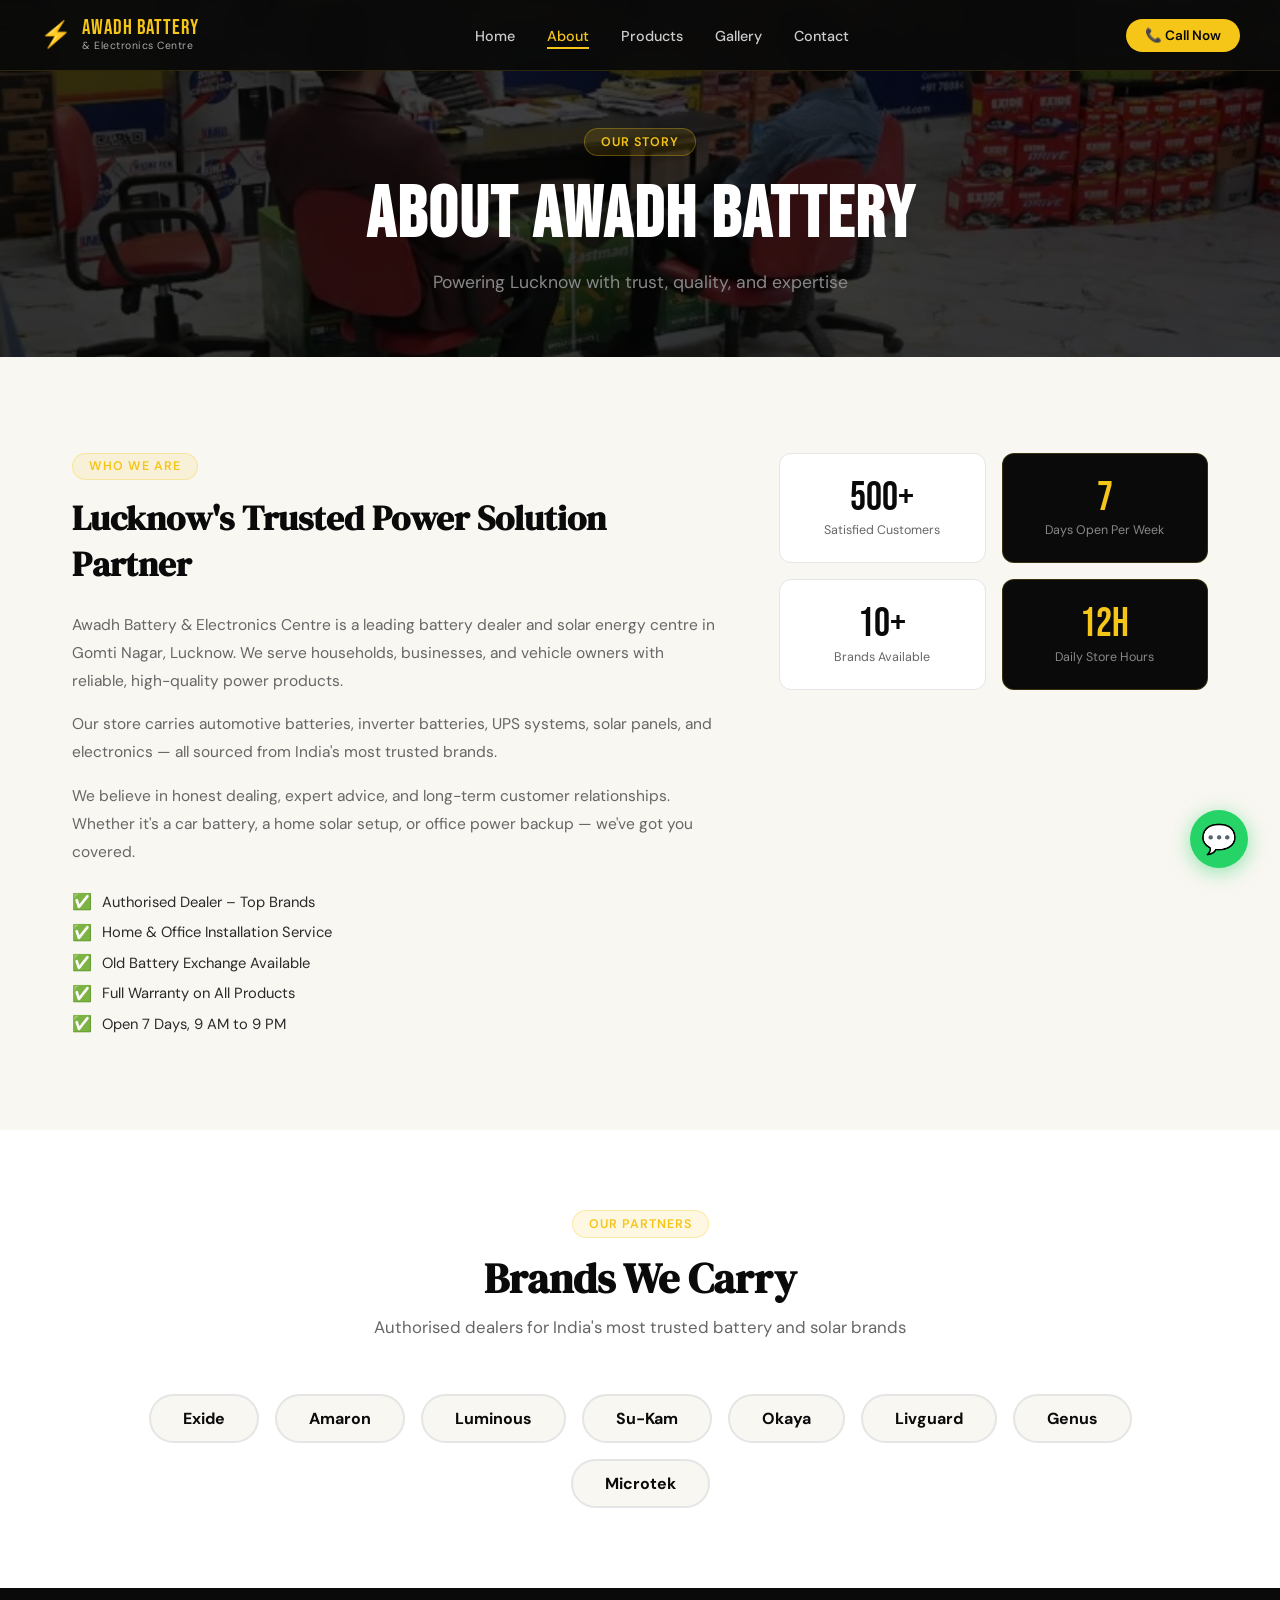
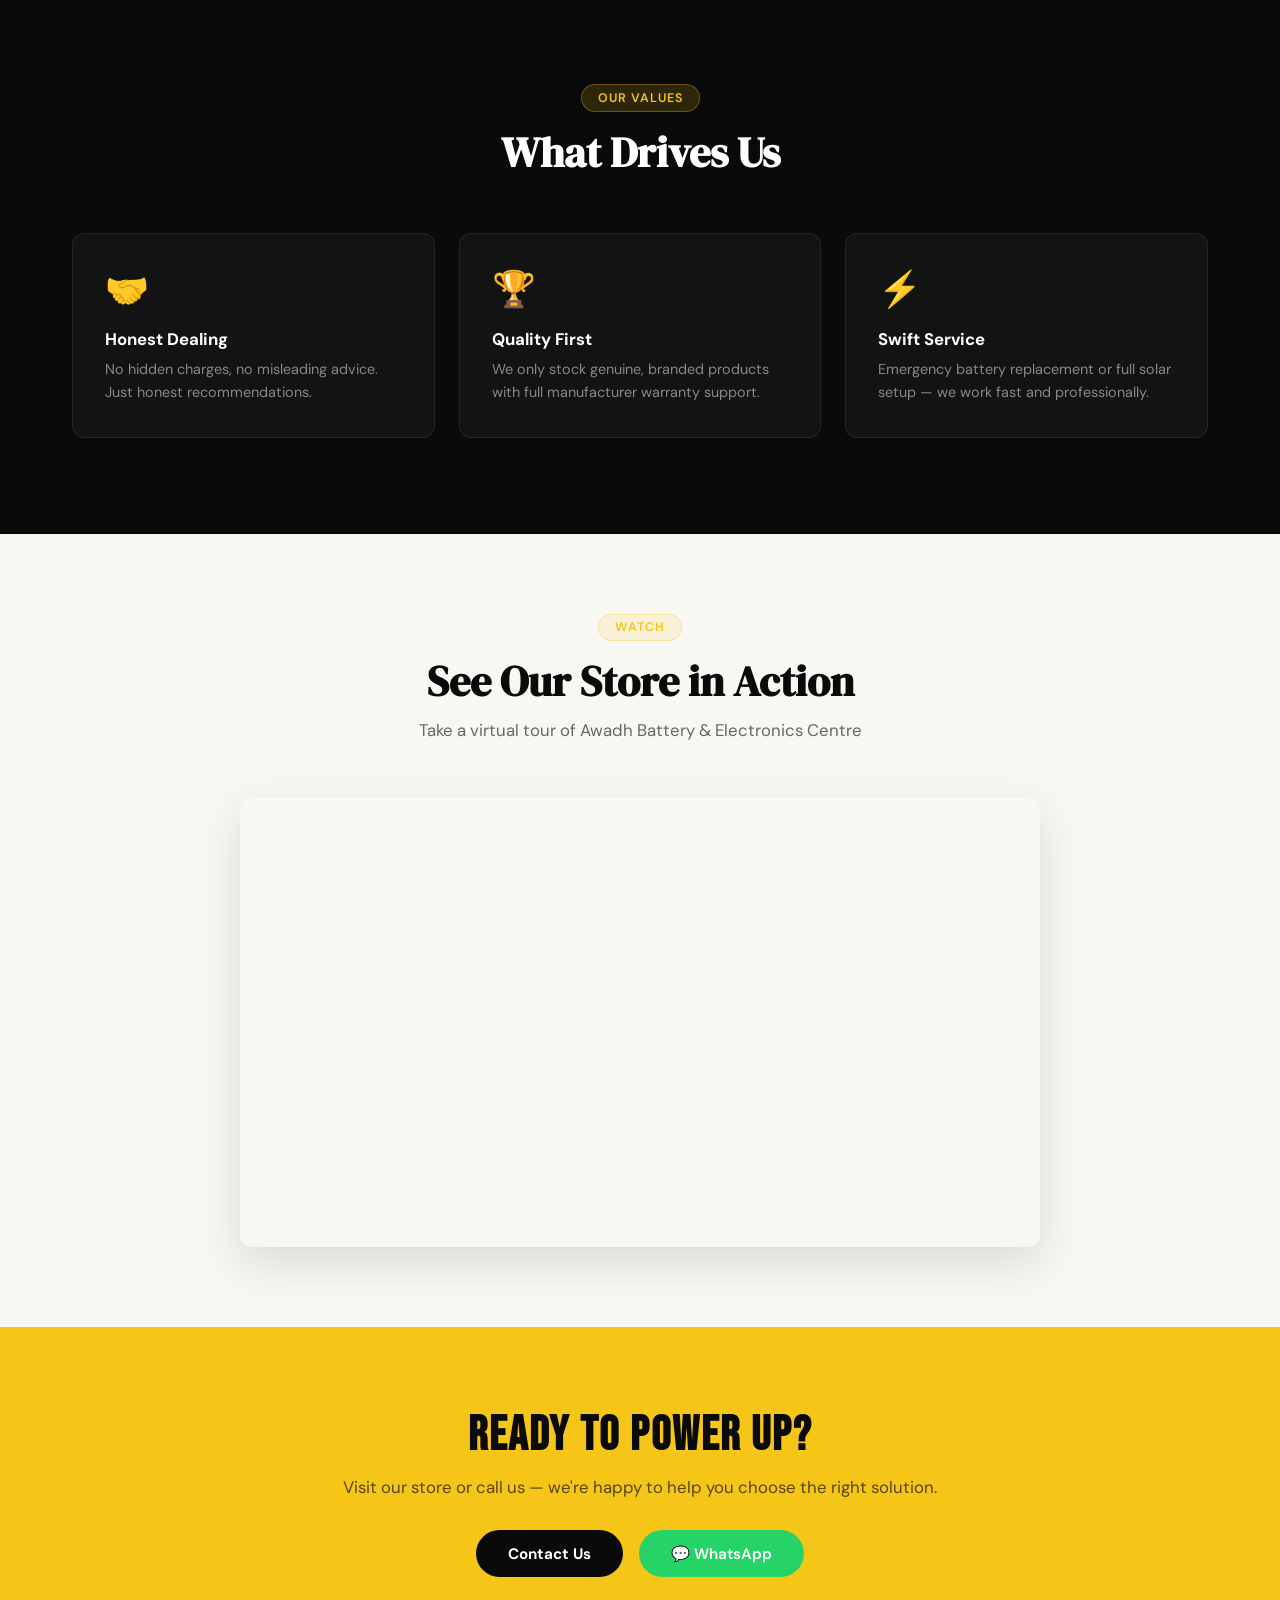
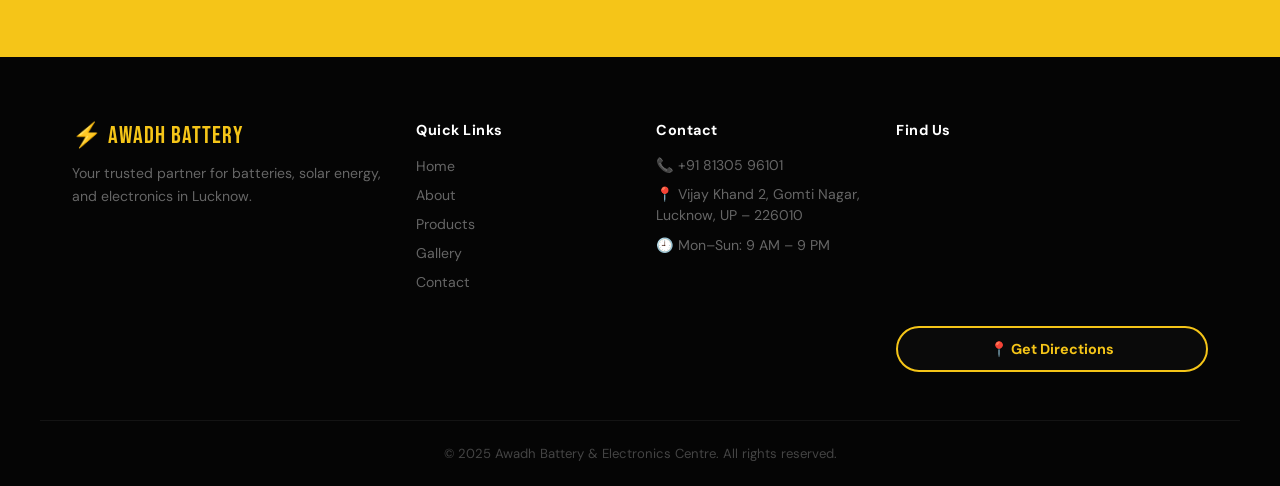
<file: about.html>
<!DOCTYPE html>
<html lang="en">
<head>
  <meta charset="UTF-8"/>
  <meta name="viewport" content="width=device-width, initial-scale=1.0"/>
  <title>About Us | Awadh Battery & Electronics Centre</title>
  <link rel="preconnect" href="https://fonts.googleapis.com">
  <link href="https://fonts.googleapis.com/css2?family=Bebas+Neue&family=DM+Sans:wght@300;400;500;600&family=DM+Serif+Display&display=swap" rel="stylesheet">
  <link rel="stylesheet" href="style.css">
</head>
<body>
  <nav class="navbar" id="navbar">
    <div class="nav-container">
      <a href="index.html" class="nav-logo"><span class="logo-icon">⚡</span><div><div class="logo-name">Awadh Battery</div><div class="logo-sub">& Electronics Centre</div></div></a>
      <ul class="nav-links" id="navLinks">
        <li><a href="index.html">Home</a></li>
        <li><a href="about.html" class="active">About</a></li>
        <li><a href="products.html">Products</a></li>
        <li><a href="gallery.html">Gallery</a></li>
        <li><a href="contact.html">Contact</a></li>
      </ul>
      <a href="tel:8130596101" class="nav-cta">📞 Call Now</a>
      <button class="hamburger" id="hamburger">&#9776;</button>
    </div>
  </nav>

  <section class="page-hero">
    <div class="page-hero-content">
      <div class="section-tag">Our Story</div>
      <h1>About Awadh Battery</h1>
      <p>Powering Lucknow with trust, quality, and expertise</p>
    </div>
  </section>

  <section class="about-section">
    <div class="container about-flex">
      <div class="about-text">
        <div class="section-tag">Who We Are</div>
        <h2>Lucknow's Trusted Power Solution Partner</h2>
        <p>Awadh Battery & Electronics Centre is a leading battery dealer and solar energy centre in Gomti Nagar, Lucknow. We serve households, businesses, and vehicle owners with reliable, high-quality power products.</p>
        <p>Our store carries automotive batteries, inverter batteries, UPS systems, solar panels, and electronics — all sourced from India's most trusted brands.</p>
        <p>We believe in honest dealing, expert advice, and long-term customer relationships. Whether it's a car battery, a home solar setup, or office power backup — we've got you covered.</p>
        <div class="about-highlights">
          <div class="highlight"><span class="hl-icon">✅</span><span>Authorised Dealer – Top Brands</span></div>
          <div class="highlight"><span class="hl-icon">✅</span><span>Home & Office Installation Service</span></div>
          <div class="highlight"><span class="hl-icon">✅</span><span>Old Battery Exchange Available</span></div>
          <div class="highlight"><span class="hl-icon">✅</span><span>Full Warranty on All Products</span></div>
          <div class="highlight"><span class="hl-icon">✅</span><span>Open 7 Days, 9 AM to 9 PM</span></div>
        </div>
      </div>
      <div class="about-stats-col">
        <div class="about-stat-card"><div class="big-num">500+</div><div class="big-label">Satisfied Customers</div></div>
        <div class="about-stat-card accent-card"><div class="big-num">7</div><div class="big-label">Days Open Per Week</div></div>
        <div class="about-stat-card"><div class="big-num">10+</div><div class="big-label">Brands Available</div></div>
        <div class="about-stat-card accent-card"><div class="big-num">12h</div><div class="big-label">Daily Store Hours</div></div>
      </div>
    </div>
  </section>

  <section class="brands-section">
    <div class="container">
      <div class="section-header"><div class="section-tag">Our Partners</div><h2>Brands We Carry</h2><p>Authorised dealers for India's most trusted battery and solar brands</p></div>
      <div class="brands-grid">
        <div class="brand-pill">Exide</div><div class="brand-pill">Amaron</div><div class="brand-pill">Luminous</div>
        <div class="brand-pill">Su-Kam</div><div class="brand-pill">Okaya</div><div class="brand-pill">Livguard</div>
        <div class="brand-pill">Genus</div><div class="brand-pill">Microtek</div>
      </div>
    </div>
  </section>

  <section class="values-section">
    <div class="container">
      <div class="section-header light"><div class="section-tag tag-light">Our Values</div><h2>What Drives Us</h2></div>
      <div class="values-grid">
        <div class="value-card"><div class="value-icon">🤝</div><h3>Honest Dealing</h3><p>No hidden charges, no misleading advice. Just honest recommendations.</p></div>
        <div class="value-card"><div class="value-icon">🏆</div><h3>Quality First</h3><p>We only stock genuine, branded products with full manufacturer warranty support.</p></div>
        <div class="value-card"><div class="value-icon">⚡</div><h3>Swift Service</h3><p>Emergency battery replacement or full solar setup — we work fast and professionally.</p></div>
      </div>
    </div>
  </section>

  <div class="video-section">
    <div class="container">
      <div class="section-header">
        <div class="section-tag">Watch</div>
        <h2>See Our Store in Action</h2>
        <p>Take a virtual tour of Awadh Battery & Electronics Centre</p>
      </div>
      <div class="video-wrapper">
        <iframe
          src="https://www.youtube.com/embed/O_QSmwJONHc"
          title="Awadh Battery Store Tour"
          frameborder="0"
          allow="accelerometer; autoplay; clipboard-write; encrypted-media; gyroscope; picture-in-picture"
          allowfullscreen>
        </iframe>
      </div>
    </div>
  </div>

  <section class="cta-banner">
    <div class="container" style="text-align:center">
      <h2>Ready to Power Up?</h2>
      <p>Visit our store or call us — we're happy to help you choose the right solution.</p>
      <div class="cta-btns" style="justify-content:center">
        <a href="contact.html" class="btn-primary">Contact Us</a>
        <a href="https://wa.me/918130596101" target="_blank" class="btn-whatsapp">💬 WhatsApp</a>
      </div>
    </div>
  </section>

  <footer class="footer">
    <div class="container footer-grid">
      <div class="footer-brand"><div class="footer-logo">⚡ Awadh Battery</div><p>Your trusted partner for batteries, solar energy, and electronics in Lucknow.</p></div>
      <div class="footer-links"><h4>Quick Links</h4><ul><li><a href="index.html">Home</a></li><li><a href="about.html">About</a></li><li><a href="products.html">Products</a></li><li><a href="gallery.html">Gallery</a></li><li><a href="contact.html">Contact</a></li></ul></div>
      <div class="footer-contact">
        <h4>Contact</h4>
        <p>📞 <a href="tel:8130596101">+91 81305 96101</a></p>
        <p>📍 Vijay Khand 2, Gomti Nagar,<br>Lucknow, UP – 226010</p>
        <p>🕘 Mon–Sun: 9 AM – 9 PM</p>
      </div>
      <div class="footer-map">
        <h4>Find Us</h4>
        <iframe
          src="https://www.google.com/maps?q=26.860193841555464,80.99146882698187&output=embed"
          width="100%" height="150" style="border:0;border-radius:8px;" allowfullscreen loading="lazy">
        </iframe>
        <a href="https://maps.app.goo.gl/HFi9yew7TVQEdLdC6" target="_blank" class="directions-btn">
          📍 Get Directions
        </a>
      </div>
    </div>
    <div class="footer-bottom"><p>© 2025 Awadh Battery & Electronics Centre. All rights reserved.</p></div>
  </footer>

  <a href="https://wa.me/918130596101" target="_blank" class="whatsapp-float">💬</a>
  <script src="script.js"></script>
</body>
</html>
</file>
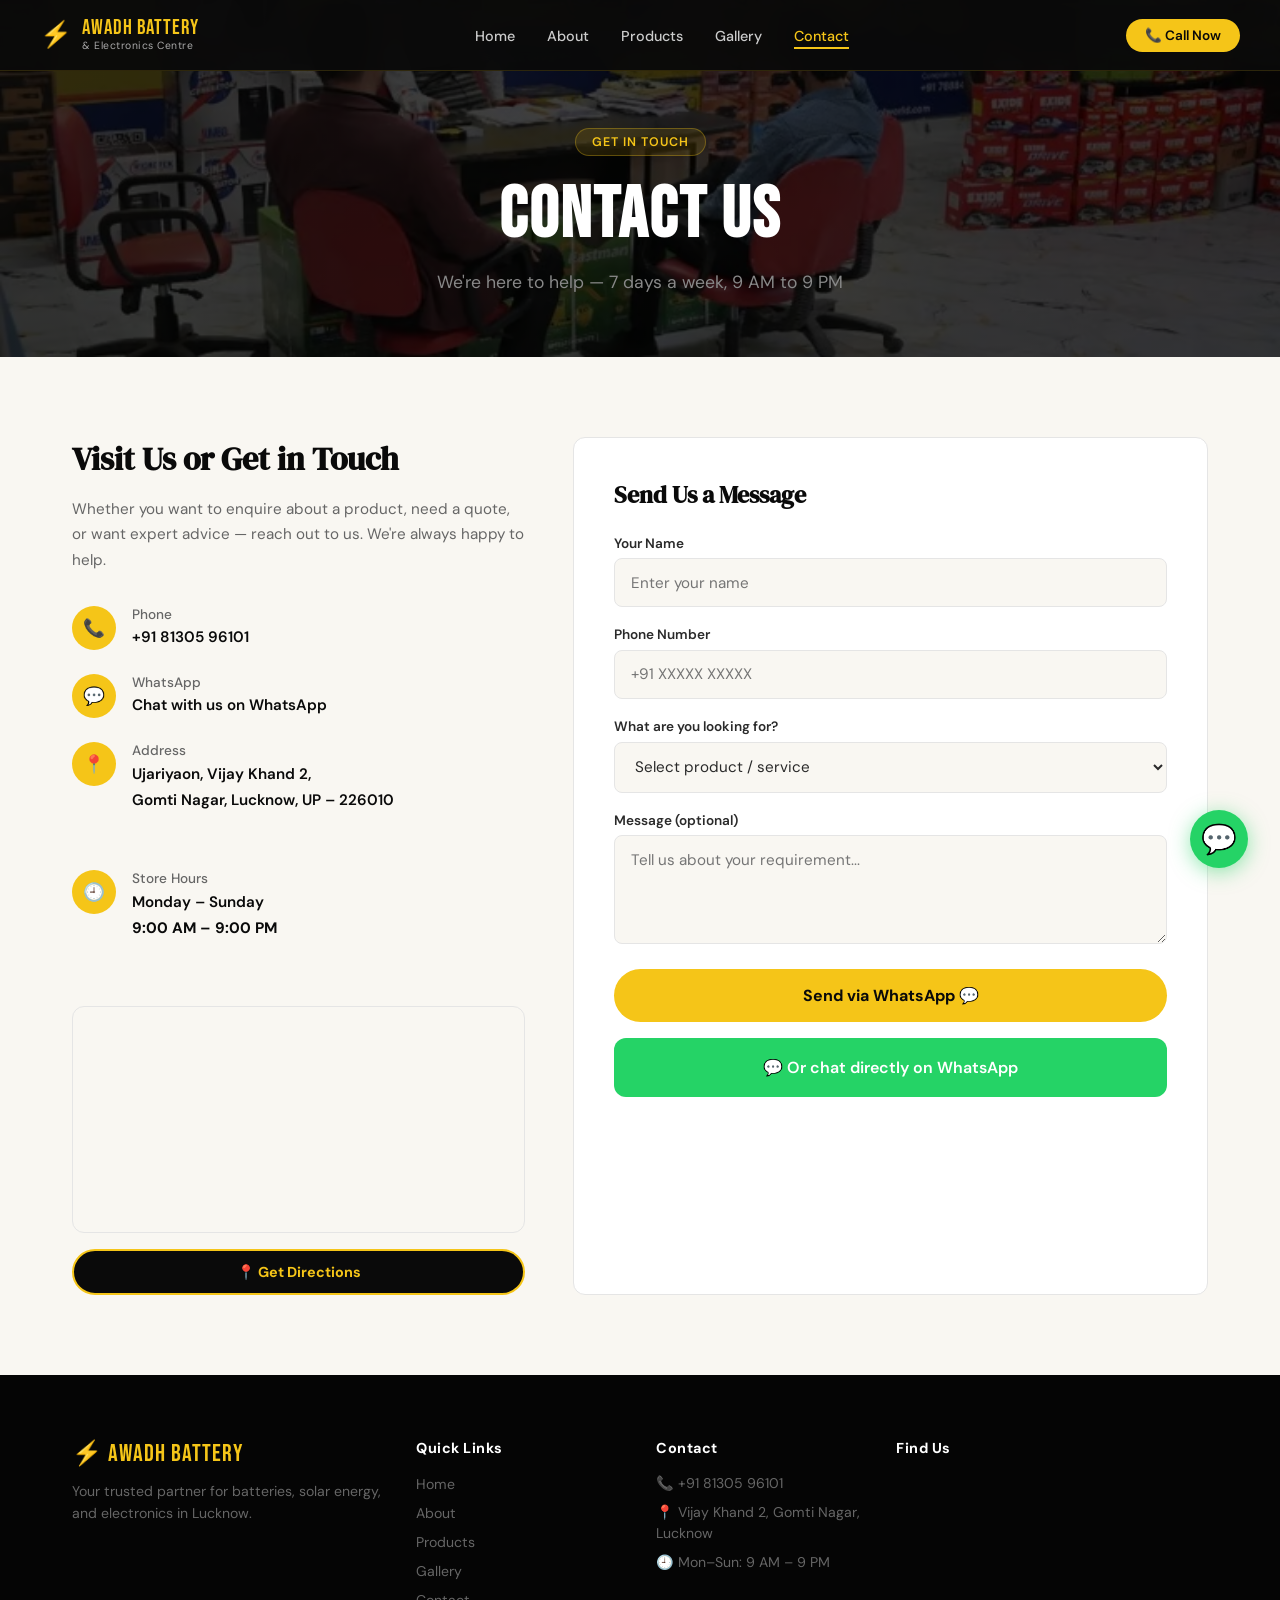
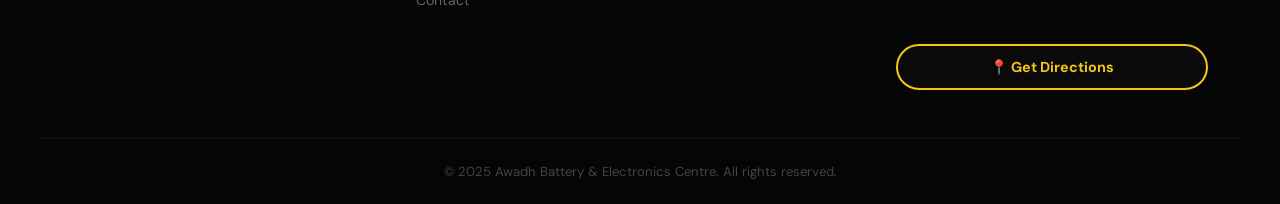
<file: contact.html>
<!DOCTYPE html>
<html lang="en">
<head>
  <meta charset="UTF-8"/>
  <meta name="viewport" content="width=device-width, initial-scale=1.0"/>
  <title>Contact Us | Awadh Battery & Electronics Centre</title>
  <link rel="preconnect" href="https://fonts.googleapis.com">
  <link href="https://fonts.googleapis.com/css2?family=Bebas+Neue&family=DM+Sans:wght@300;400;500;600&family=DM+Serif+Display&display=swap" rel="stylesheet">
  <link rel="stylesheet" href="style.css">
</head>
<body>
  <nav class="navbar" id="navbar">
    <div class="nav-container">
      <a href="index.html" class="nav-logo"><span class="logo-icon">⚡</span><div><div class="logo-name">Awadh Battery</div><div class="logo-sub">& Electronics Centre</div></div></a>
      <ul class="nav-links" id="navLinks">
        <li><a href="index.html">Home</a></li>
        <li><a href="about.html">About</a></li>
        <li><a href="products.html">Products</a></li>
        <li><a href="gallery.html">Gallery</a></li>
        <li><a href="contact.html" class="active">Contact</a></li>
      </ul>
      <a href="tel:8130596101" class="nav-cta">📞 Call Now</a>
      <button class="hamburger" id="hamburger">&#9776;</button>
    </div>
  </nav>

  <section class="page-hero">
    <div class="page-hero-content">
      <div class="section-tag">Get In Touch</div>
      <h1>Contact Us</h1>
      <p>We're here to help — 7 days a week, 9 AM to 9 PM</p>
    </div>
  </section>

  <section class="contact-page">
    <div class="container contact-grid">
      <div class="contact-info">
        <h2>Visit Us or Get in Touch</h2>
        <p>Whether you want to enquire about a product, need a quote, or want expert advice — reach out to us. We're always happy to help.</p>

        <div class="contact-detail">
          <div class="contact-detail-icon">📞</div>
          <div class="contact-detail-text"><h4>Phone</h4><a href="tel:8130596101">+91 81305 96101</a></div>
        </div>
        <div class="contact-detail">
          <div class="contact-detail-icon">💬</div>
          <div class="contact-detail-text"><h4>WhatsApp</h4><a href="https://wa.me/918130596101" target="_blank">Chat with us on WhatsApp</a></div>
        </div>
        <div class="contact-detail">
          <div class="contact-detail-icon">📍</div>
          <div class="contact-detail-text"><h4>Address</h4><p>Ujariyaon, Vijay Khand 2,<br>Gomti Nagar, Lucknow, UP – 226010</p></div>
        </div>
        <div class="contact-detail">
          <div class="contact-detail-icon">🕘</div>
          <div class="contact-detail-text"><h4>Store Hours</h4><p>Monday – Sunday<br><strong>9:00 AM – 9:00 PM</strong></p></div>
        </div>

        <div class="map-embed">
          <iframe
            src="https://www.google.com/maps?q=26.860193841555464,80.99146882698187&output=embed"
            width="100%" height="220" style="border:0;border-radius:8px;" allowfullscreen loading="lazy">
          </iframe>
        </div>
        <a href="https://maps.app.goo.gl/HFi9yew7TVQEdLdC6" target="_blank" class="directions-btn">
          📍 Get Directions
        </a>
      </div>

      <div class="contact-form-box">
        <h3>Send Us a Message</h3>
        <div class="form-group">
          <label>Your Name</label>
          <input type="text" placeholder="Enter your name" id="name"/>
        </div>
        <div class="form-group">
          <label>Phone Number</label>
          <input type="tel" placeholder="+91 XXXXX XXXXX" id="phone"/>
        </div>
        <div class="form-group">
          <label>What are you looking for?</label>
          <select id="inquiry">
            <option value="">Select product / service</option>
            <option>Car / Bike Battery</option>
            <option>Inverter Battery</option>
            <option>Solar Panel System</option>
            <option>Inverter / UPS</option>
            <option>Other</option>
          </select>
        </div>
        <div class="form-group">
          <label>Message (optional)</label>
          <textarea rows="4" placeholder="Tell us about your requirement..." id="message"></textarea>
        </div>
        <button class="form-submit" onclick="sendWhatsApp()">Send via WhatsApp 💬</button>
        <a href="https://wa.me/918130596101" target="_blank" class="whatsapp-contact">
          💬 Or chat directly on WhatsApp
        </a>
      </div>
    </div>
  </section>

  <footer class="footer">
    <div class="container footer-grid">
      <div class="footer-brand"><div class="footer-logo">⚡ Awadh Battery</div><p>Your trusted partner for batteries, solar energy, and electronics in Lucknow.</p></div>
      <div class="footer-links"><h4>Quick Links</h4><ul><li><a href="index.html">Home</a></li><li><a href="about.html">About</a></li><li><a href="products.html">Products</a></li><li><a href="gallery.html">Gallery</a></li><li><a href="contact.html">Contact</a></li></ul></div>
      <div class="footer-contact"><h4>Contact</h4><p>📞 <a href="tel:8130596101">+91 81305 96101</a></p><p>📍 Vijay Khand 2, Gomti Nagar, Lucknow</p><p>🕘 Mon–Sun: 9 AM – 9 PM</p></div>
      <div class="footer-map">
        <h4>Find Us</h4>
        <iframe
          src="https://www.google.com/maps?q=26.860193841555464,80.99146882698187&output=embed"
          width="100%" height="150" style="border:0;border-radius:8px;" allowfullscreen loading="lazy">
        </iframe>
        <a href="https://maps.app.goo.gl/HFi9yew7TVQEdLdC6" target="_blank" class="directions-btn">
          📍 Get Directions
        </a>
      </div>
    </div>
    <div class="footer-bottom"><p>© 2025 Awadh Battery & Electronics Centre. All rights reserved.</p></div>
  </footer>

  <a href="https://wa.me/918130596101" target="_blank" class="whatsapp-float">💬</a>
  <script src="script.js"></script>
</body>
</html>
</file>
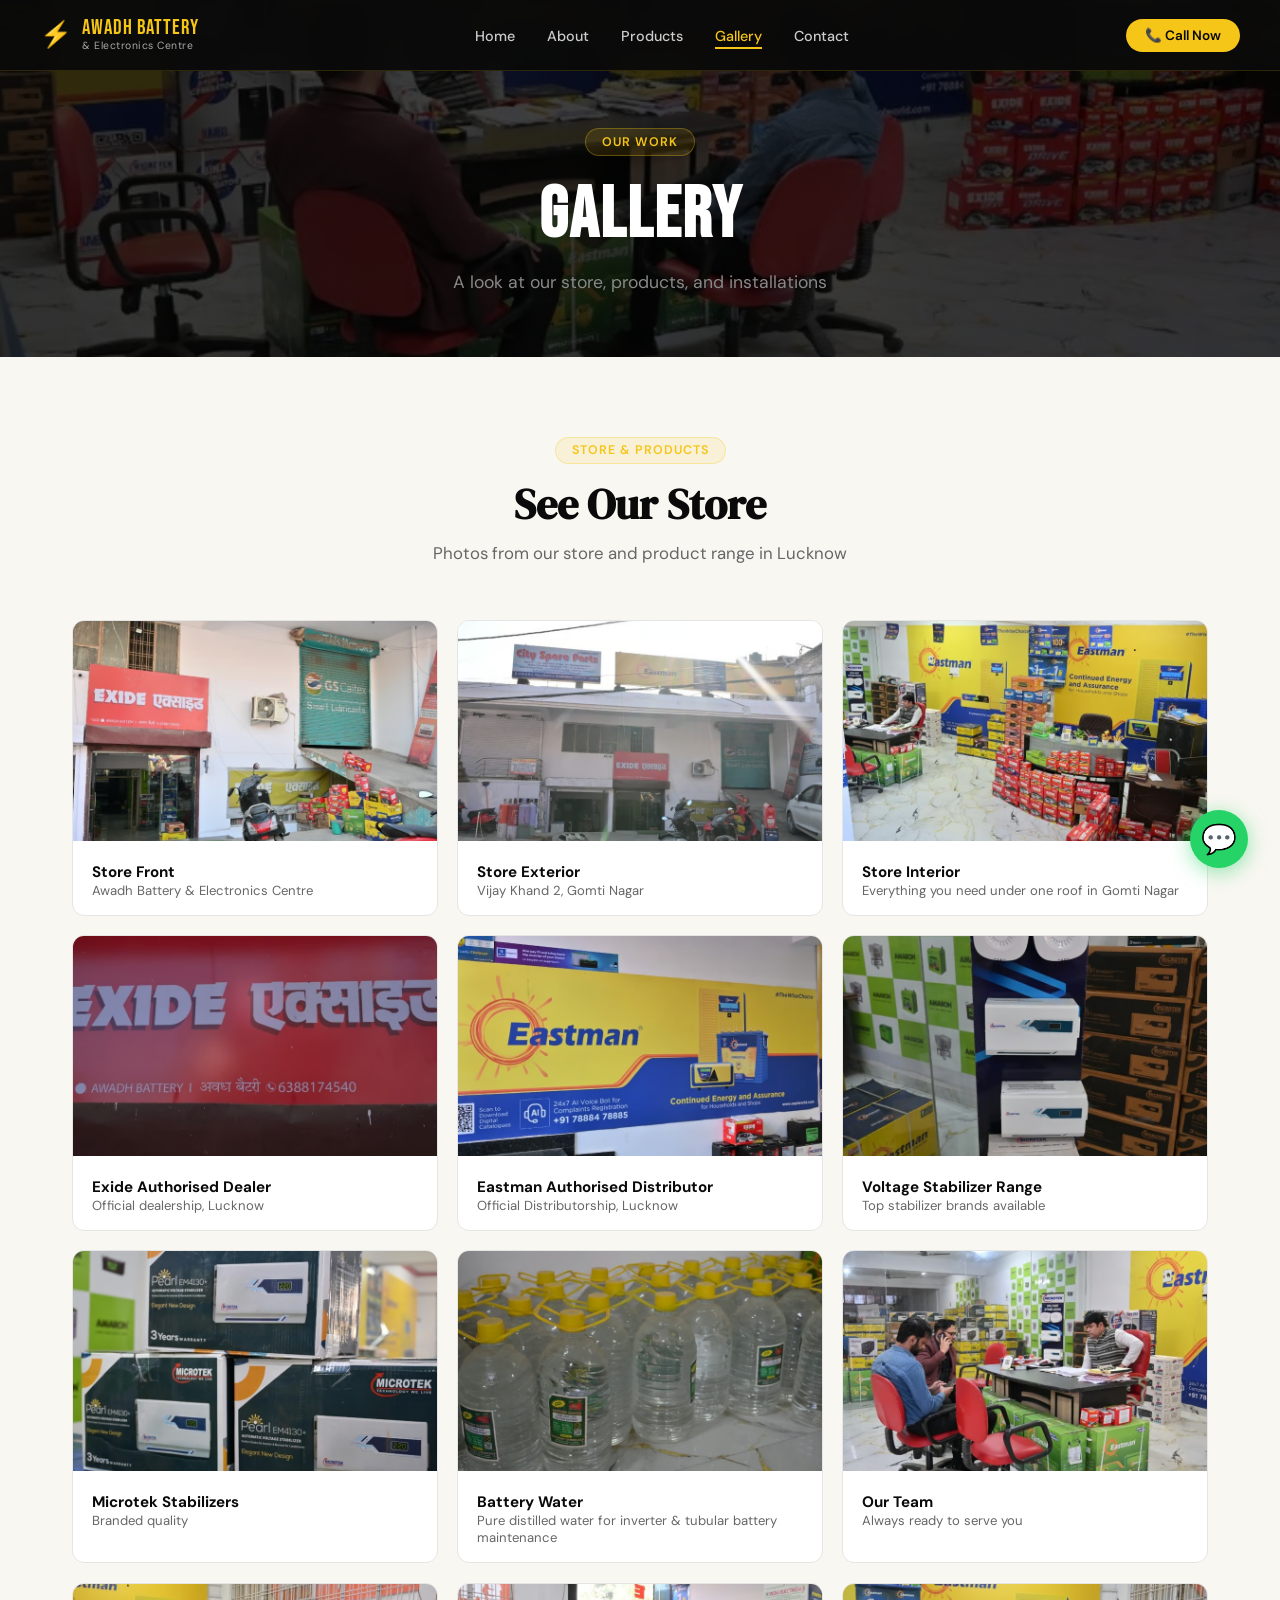
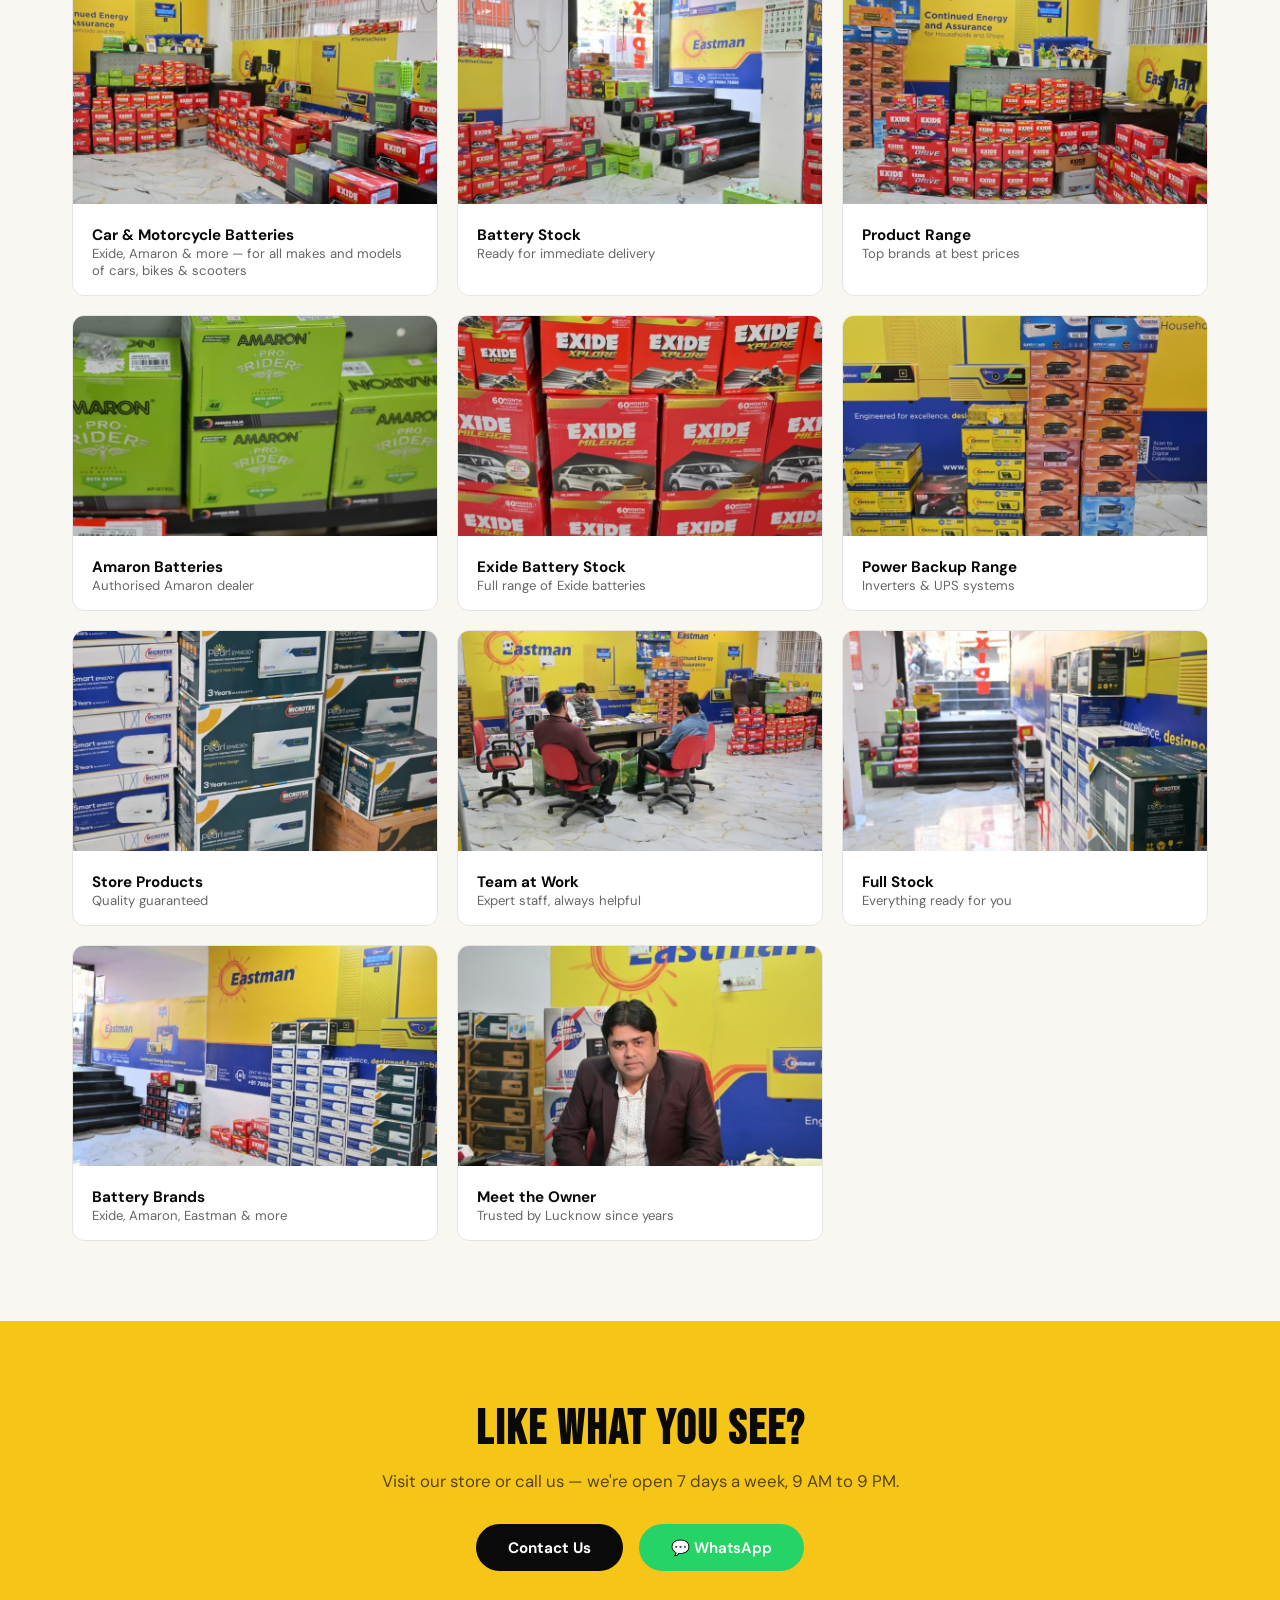
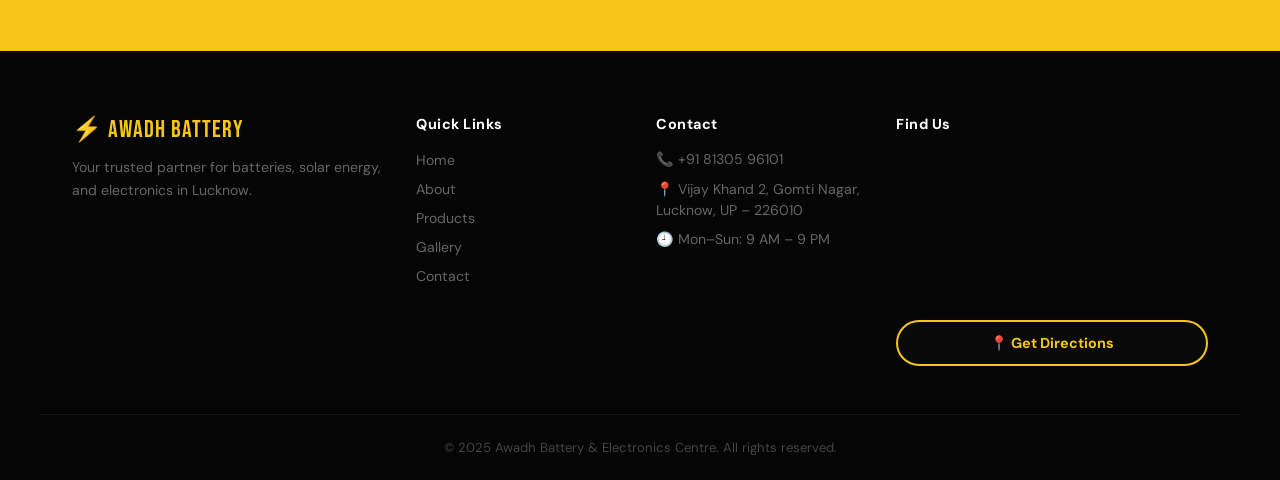
<file: gallery.html>
<!DOCTYPE html>
<html lang="en">
<head>
  <meta charset="UTF-8"/>
  <meta name="viewport" content="width=device-width, initial-scale=1.0"/>
  <title>Gallery | Awadh Battery & Electronics Centre</title>
  <link rel="preconnect" href="https://fonts.googleapis.com">
  <link href="https://fonts.googleapis.com/css2?family=Bebas+Neue&family=DM+Sans:wght@300;400;500;600&family=DM+Serif+Display&display=swap" rel="stylesheet">
  <link rel="stylesheet" href="style.css">
</head>
<body>
  <nav class="navbar" id="navbar">
    <div class="nav-container">
      <a href="index.html" class="nav-logo"><span class="logo-icon">⚡</span><div><div class="logo-name">Awadh Battery</div><div class="logo-sub">& Electronics Centre</div></div></a>
      <ul class="nav-links" id="navLinks">
        <li><a href="index.html">Home</a></li>
        <li><a href="about.html">About</a></li>
        <li><a href="products.html">Products</a></li>
        <li><a href="gallery.html" class="active">Gallery</a></li>
        <li><a href="contact.html">Contact</a></li>
      </ul>
      <a href="tel:8130596101" class="nav-cta">📞 Call Now</a>
      <button class="hamburger" id="hamburger">&#9776;</button>
    </div>
  </nav>

  <section class="page-hero">
    <div class="page-hero-content">
      <div class="section-tag">Our Work</div>
      <h1>Gallery</h1>
      <p>A look at our store, products, and installations</p>
    </div>
  </section>

  <section class="gallery-page">
    <div class="container">
      <div class="section-header">
        <div class="section-tag">Store & Products</div>
        <h2>See Our Store</h2>
        <p>Photos from our store and product range in Lucknow</p>
      </div>

      <div class="gallery-grid">

        <div class="gallery-item">
          <img src="am8_7852-0lihLN0Y3z5VAmZa.avif" alt="Store Front" style="width:100%;height:220px;object-fit:cover;">
          <div class="gallery-item-info"><h4>Store Front</h4><p>Awadh Battery & Electronics Centre</p></div>
        </div>

        <div class="gallery-item">
          <img src="am8_7854-o2dR3xCUxGeTatmP.avif" alt="Store Exterior" style="width:100%;height:220px;object-fit:cover;">
          <div class="gallery-item-info"><h4>Store Exterior</h4><p>Vijay Khand 2, Gomti Nagar</p></div>
        </div>

        <div class="gallery-item">
          <img src="hero.avif" alt="Store Interior" style="width:100%;height:220px;object-fit:cover;">
          <div class="gallery-item-info"><h4>Store Interior</h4><p>Everything you need under one roof in Gomti Nagar</p></div>
        </div>

        <div class="gallery-item">
          <img src="am8_7864-4MekkbcPFFzwZ389.avif" alt="Exide Authorised Dealer" style="width:100%;height:220px;object-fit:cover;">
          <div class="gallery-item-info"><h4>Exide Authorised Dealer</h4><p>Official dealership, Lucknow</p></div>
        </div>

        <div class="gallery-item">
          <img src="am8_7870-ofnBvKKNvW3y9g3n.avif" alt="Eastman Authorised Distributor" style="width:100%;height:220px;object-fit:cover;">
          <div class="gallery-item-info"><h4>Eastman Authorised Distributor</h4><p>Official Distributorship, Lucknow</p></div>
        </div>

        <div class="gallery-item">
          <img src="am8_7890-h7smw25al5jz5dxB.avif" alt="Voltage Stabilizer Range" style="width:100%;height:220px;object-fit:cover;">
          <div class="gallery-item-info"><h4>Voltage Stabilizer Range</h4><p>Top stabilizer brands available</p></div>
        </div>

        <div class="gallery-item">
          <img src="am8_7923-kNYLQ9G3UDH9Jlpq.avif" alt="Microtek Stabilizers" style="width:100%;height:220px;object-fit:cover;">
          <div class="gallery-item-info"><h4>Microtek Stabilizers</h4><p>Branded quality</p></div>
        </div>

        <div class="gallery-item">
          <img src="am8_7930-RHmvO4mbyqeA1JUD.avif" alt="Battery Water" style="width:100%;height:220px;object-fit:cover;">
          <div class="gallery-item-info"><h4>Battery Water</h4><p>Pure distilled water for inverter & tubular battery maintenance</p></div>
        </div>

        <div class="gallery-item">
          <img src="am8_7943-DzQPj214hOuwmtTj.avif" alt="Our Team" style="width:100%;height:220px;object-fit:cover;">
          <div class="gallery-item-info"><h4>Our Team</h4><p>Always ready to serve you</p></div>
        </div>

        <div class="gallery-item">
          <img src="am8_7964-bCuoVVXX5Y6VvmyV.avif" alt="Car & Motorcycle Batteries" style="width:100%;height:220px;object-fit:cover;">
          <div class="gallery-item-info"><h4>Car & Motorcycle Batteries</h4><p>Exide, Amaron & more — for all makes and models of cars, bikes & scooters</p></div>
        </div>

        <div class="gallery-item">
          <img src="am8_7978-yypUZ3yWYRZTEHzr.avif" alt="Battery Stock" style="width:100%;height:220px;object-fit:cover;">
          <div class="gallery-item-info"><h4>Battery Stock</h4><p>Ready for immediate delivery</p></div>
        </div>

        <div class="gallery-item">
          <img src="battery.avif" alt="Product Range" style="width:100%;height:220px;object-fit:cover;">
          <div class="gallery-item-info"><h4>Product Range</h4><p>Top brands at best prices</p></div>
        </div>

        <div class="gallery-item">
          <img src="am8_8001-iRkDrdAi6D7Tiqp6.avif" alt="Amaron Batteries" style="width:100%;height:220px;object-fit:cover;">
          <div class="gallery-item-info"><h4>Amaron Batteries</h4><p>Authorised Amaron dealer</p></div>
        </div>

        <div class="gallery-item">
          <img src="am8_8004-28i35PnXUrGodrDy.avif" alt="Exide Battery Stock" style="width:100%;height:220px;object-fit:cover;">
          <div class="gallery-item-info"><h4>Exide Battery Stock</h4><p>Full range of Exide batteries</p></div>
        </div>

        <div class="gallery-item">
          <img src="inverter.avif" alt="Power Backup Range" style="width:100%;height:220px;object-fit:cover;">
          <div class="gallery-item-info"><h4>Power Backup Range</h4><p>Inverters & UPS systems</p></div>
        </div>

        <div class="gallery-item">
          <img src="am8_8011-O5ajBG61vEbMiEOh.avif" alt="Store Products" style="width:100%;height:220px;object-fit:cover;">
          <div class="gallery-item-info"><h4>Store Products</h4><p>Quality guaranteed</p></div>
        </div>

        <div class="gallery-item">
          <img src="store.avif" alt="Team at Work" style="width:100%;height:220px;object-fit:cover;">
          <div class="gallery-item-info"><h4>Team at Work</h4><p>Expert staff, always helpful</p></div>
        </div>

        <div class="gallery-item">
          <img src="am8_8022-YKzzV3ttHR42TTz7.avif" alt="Full Stock" style="width:100%;height:220px;object-fit:cover;">
          <div class="gallery-item-info"><h4>Full Stock</h4><p>Everything ready for you</p></div>
        </div>

        <div class="gallery-item">
          <img src="am8_8024-bTOQQfQXOs7EbUAi.avif" alt="Battery Brands" style="width:100%;height:220px;object-fit:cover;">
          <div class="gallery-item-info"><h4>Battery Brands</h4><p>Exide, Amaron, Eastman & more</p></div>
        </div>

        <div class="gallery-item">
          <img src="am8_8027-om9uMJeNH9Pvw6JV.avif" alt="Meet the Owner" style="width:100%;height:220px;object-fit:cover;">
          <div class="gallery-item-info"><h4>Meet the Owner</h4><p>Trusted by Lucknow since years</p></div>
        </div>

      </div>
    </div>
  </section>

  <section class="cta-banner">
    <div class="container" style="text-align:center">
      <h2>Like What You See?</h2>
      <p>Visit our store or call us — we're open 7 days a week, 9 AM to 9 PM.</p>
      <div class="cta-btns" style="justify-content:center">
        <a href="contact.html" class="btn-primary">Contact Us</a>
        <a href="https://wa.me/918130596101" target="_blank" class="btn-whatsapp">💬 WhatsApp</a>
      </div>
    </div>
  </section>

  <footer class="footer">
    <div class="container footer-grid">
      <div class="footer-brand"><div class="footer-logo">⚡ Awadh Battery</div><p>Your trusted partner for batteries, solar energy, and electronics in Lucknow.</p></div>
      <div class="footer-links"><h4>Quick Links</h4><ul><li><a href="index.html">Home</a></li><li><a href="about.html">About</a></li><li><a href="products.html">Products</a></li><li><a href="gallery.html">Gallery</a></li><li><a href="contact.html">Contact</a></li></ul></div>
      <div class="footer-contact">
        <h4>Contact</h4>
        <p>📞 <a href="tel:8130596101">+91 81305 96101</a></p>
        <p>📍 Vijay Khand 2, Gomti Nagar,<br>Lucknow, UP – 226010</p>
        <p>🕘 Mon–Sun: 9 AM – 9 PM</p>
      </div>
      <div class="footer-map">
        <h4>Find Us</h4>
        <iframe
          src="https://www.google.com/maps?q=26.860193841555464,80.99146882698187&output=embed"
          width="100%" height="150" style="border:0;border-radius:8px;" allowfullscreen loading="lazy">
        </iframe>
        <a href="https://maps.app.goo.gl/HFi9yew7TVQEdLdC6" target="_blank" class="directions-btn">
          📍 Get Directions
        </a>
      </div>
    </div>
    <div class="footer-bottom"><p>© 2025 Awadh Battery & Electronics Centre. All rights reserved.</p></div>
  </footer>

  <a href="https://wa.me/918130596101" target="_blank" class="whatsapp-float">💬</a>
  <script src="script.js"></script>
</body>
</html>
</file>
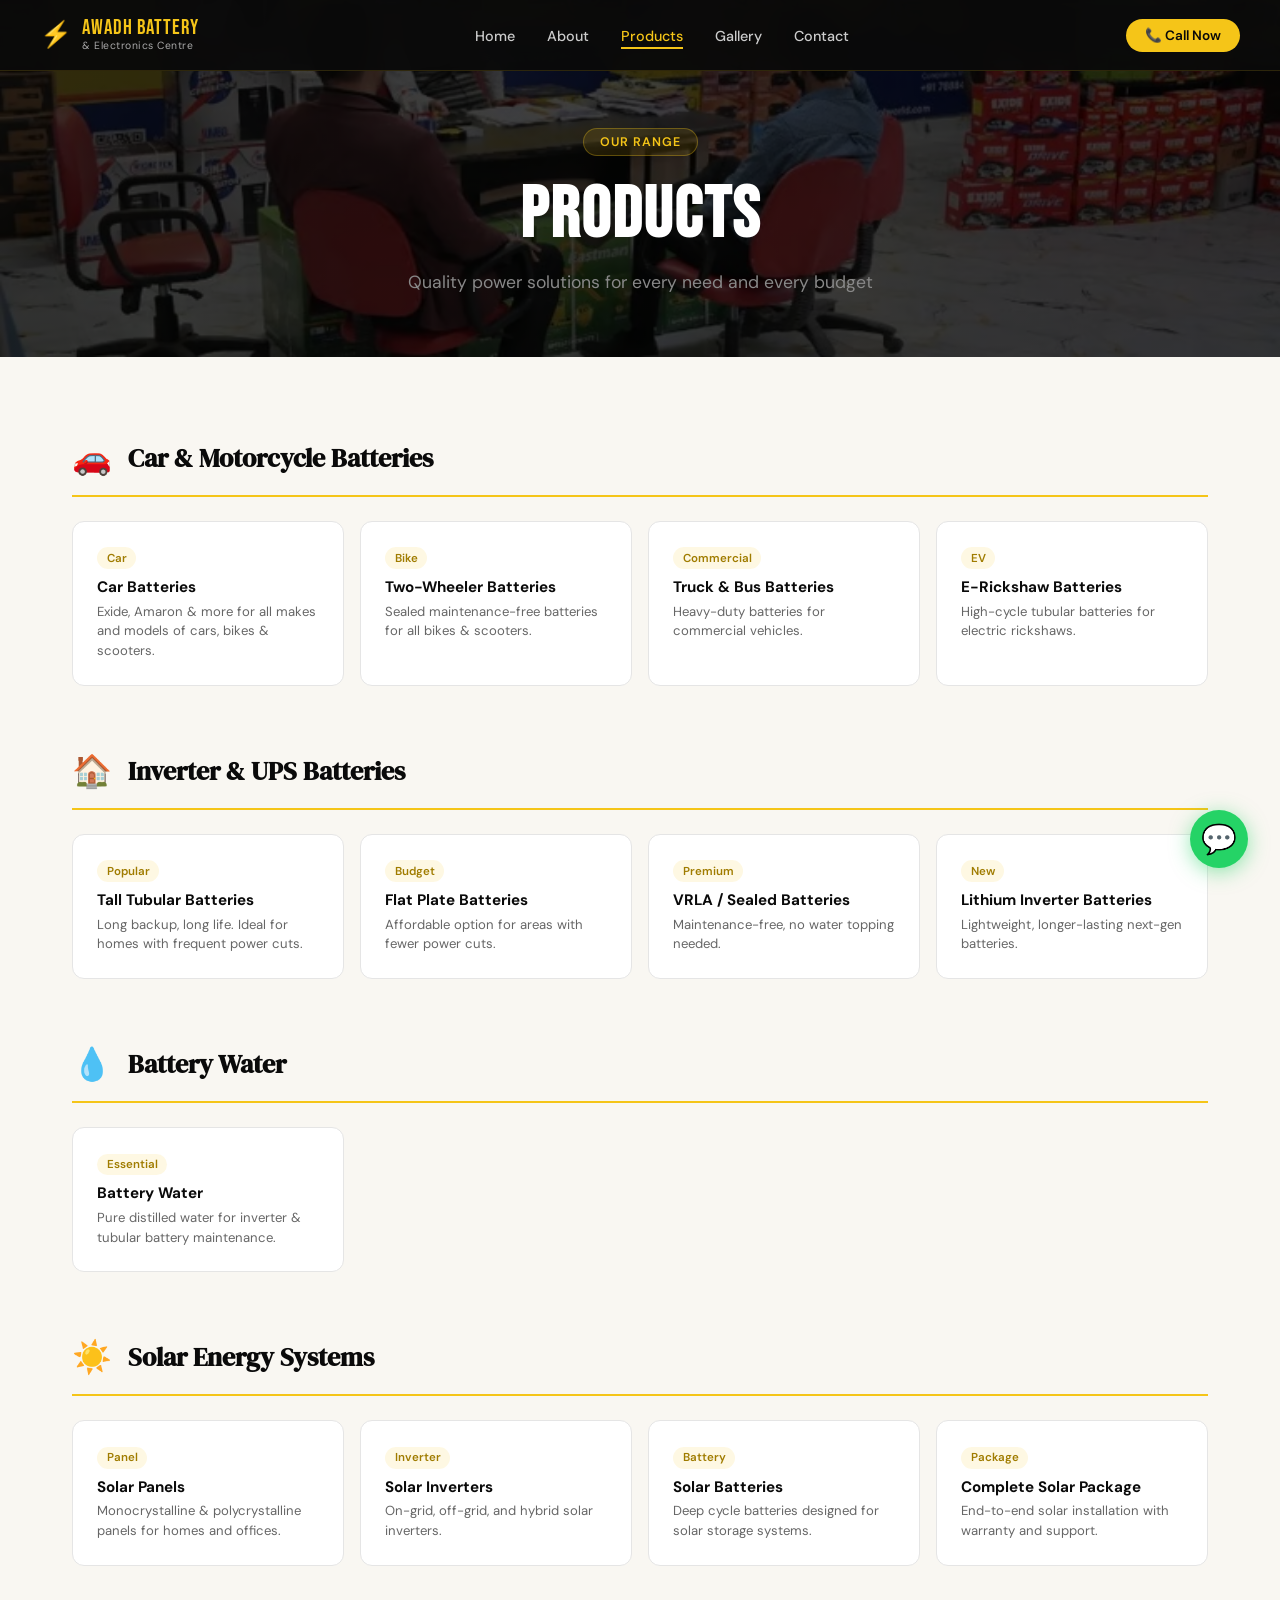
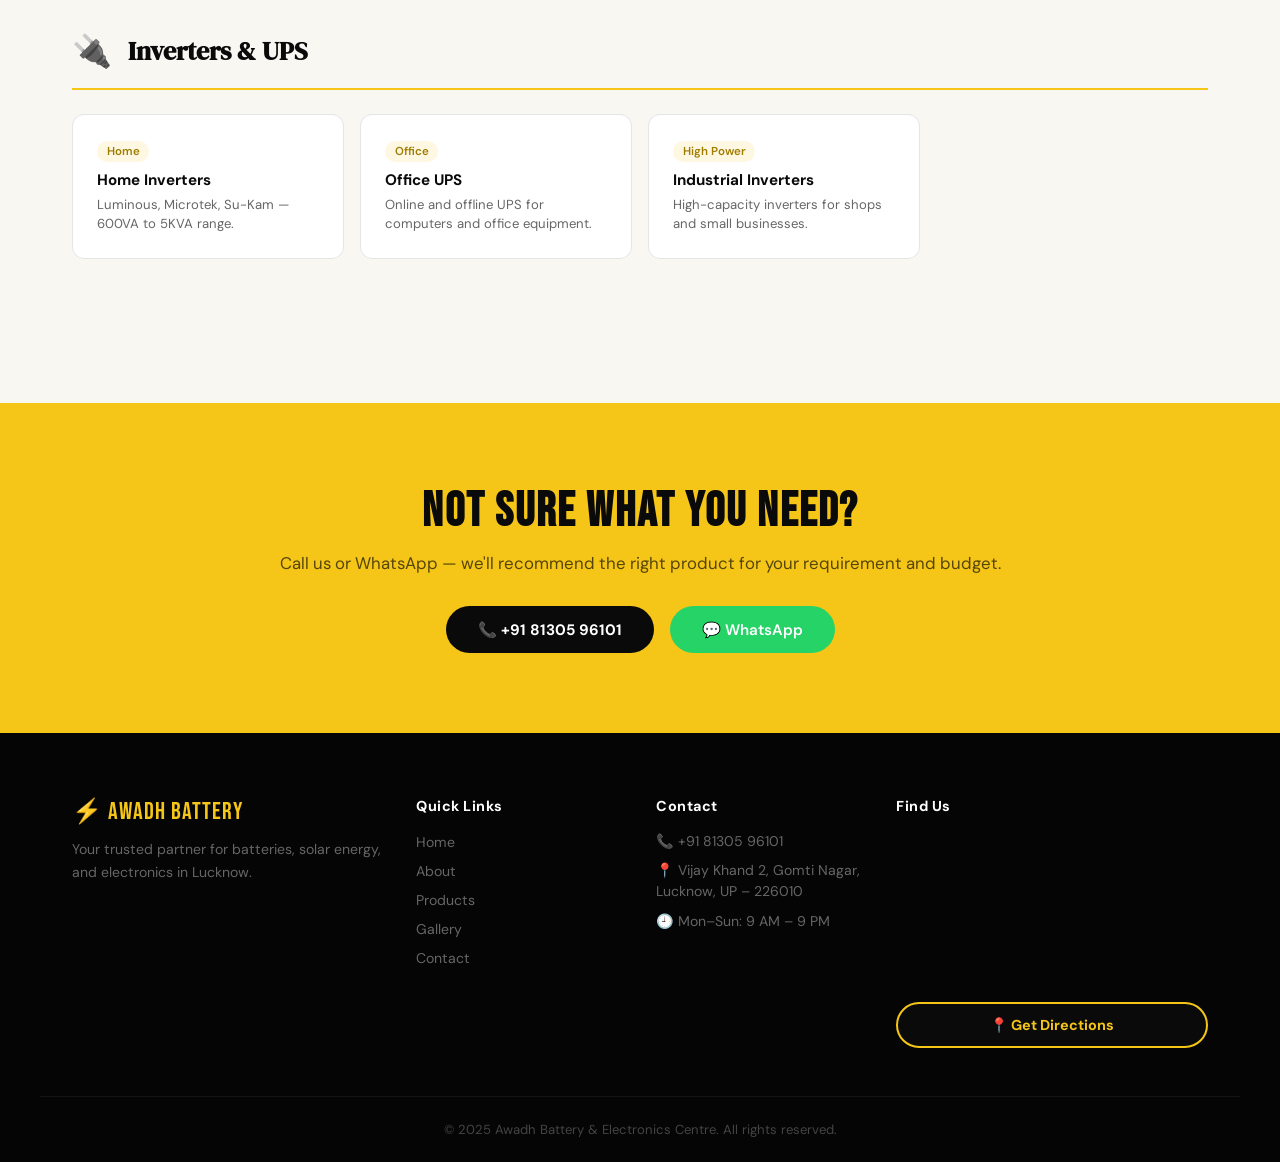
<file: products.html>
<!DOCTYPE html>
<html lang="en">
<head>
  <meta charset="UTF-8"/>
  <meta name="viewport" content="width=device-width, initial-scale=1.0"/>
  <title>Products | Awadh Battery & Electronics Centre</title>
  <link rel="preconnect" href="https://fonts.googleapis.com">
  <link href="https://fonts.googleapis.com/css2?family=Bebas+Neue&family=DM+Sans:wght@300;400;500;600&family=DM+Serif+Display&display=swap" rel="stylesheet">
  <link rel="stylesheet" href="style.css">
</head>
<body>
  <nav class="navbar" id="navbar">
    <div class="nav-container">
      <a href="index.html" class="nav-logo"><span class="logo-icon">⚡</span><div><div class="logo-name">Awadh Battery</div><div class="logo-sub">& Electronics Centre</div></div></a>
      <ul class="nav-links" id="navLinks">
        <li><a href="index.html">Home</a></li>
        <li><a href="about.html">About</a></li>
        <li><a href="products.html" class="active">Products</a></li>
        <li><a href="gallery.html">Gallery</a></li>
        <li><a href="contact.html">Contact</a></li>
      </ul>
      <a href="tel:8130596101" class="nav-cta">📞 Call Now</a>
      <button class="hamburger" id="hamburger">&#9776;</button>
    </div>
  </nav>

  <section class="page-hero">
    <div class="page-hero-content">
      <div class="section-tag">Our Range</div>
      <h1>Products</h1>
      <p>Quality power solutions for every need and every budget</p>
    </div>
  </section>

  <section class="products-page">
    <div class="container">

      <div class="product-category">
        <div class="category-header">
          <div class="category-icon">🚗</div>
          <h2>Car & Motorcycle Batteries</h2>
        </div>
        <div class="product-items-grid">
          <div class="product-item"><div class="tag">Car</div><h4>Car Batteries</h4><p>Exide, Amaron & more for all makes and models of cars, bikes & scooters.</p></div>
          <div class="product-item"><div class="tag">Bike</div><h4>Two-Wheeler Batteries</h4><p>Sealed maintenance-free batteries for all bikes & scooters.</p></div>
          <div class="product-item"><div class="tag">Commercial</div><h4>Truck & Bus Batteries</h4><p>Heavy-duty batteries for commercial vehicles.</p></div>
          <div class="product-item"><div class="tag">EV</div><h4>E-Rickshaw Batteries</h4><p>High-cycle tubular batteries for electric rickshaws.</p></div>
        </div>
      </div>

      <div class="product-category">
        <div class="category-header">
          <div class="category-icon">🏠</div>
          <h2>Inverter & UPS Batteries</h2>
        </div>
        <div class="product-items-grid">
          <div class="product-item"><div class="tag">Popular</div><h4>Tall Tubular Batteries</h4><p>Long backup, long life. Ideal for homes with frequent power cuts.</p></div>
          <div class="product-item"><div class="tag">Budget</div><h4>Flat Plate Batteries</h4><p>Affordable option for areas with fewer power cuts.</p></div>
          <div class="product-item"><div class="tag">Premium</div><h4>VRLA / Sealed Batteries</h4><p>Maintenance-free, no water topping needed.</p></div>
          <div class="product-item"><div class="tag">New</div><h4>Lithium Inverter Batteries</h4><p>Lightweight, longer-lasting next-gen batteries.</p></div>
        </div>
      </div>

      <div class="product-category">
        <div class="category-header">
          <div class="category-icon">💧</div>
          <h2>Battery Water</h2>
        </div>
        <div class="product-items-grid">
          <div class="product-item"><div class="tag">Essential</div><h4>Battery Water</h4><p>Pure distilled water for inverter & tubular battery maintenance.</p></div>
        </div>
      </div>

      <div class="product-category">
        <div class="category-header">
          <div class="category-icon">☀️</div>
          <h2>Solar Energy Systems</h2>
        </div>
        <div class="product-items-grid">
          <div class="product-item"><div class="tag">Panel</div><h4>Solar Panels</h4><p>Monocrystalline & polycrystalline panels for homes and offices.</p></div>
          <div class="product-item"><div class="tag">Inverter</div><h4>Solar Inverters</h4><p>On-grid, off-grid, and hybrid solar inverters.</p></div>
          <div class="product-item"><div class="tag">Battery</div><h4>Solar Batteries</h4><p>Deep cycle batteries designed for solar storage systems.</p></div>
          <div class="product-item"><div class="tag">Package</div><h4>Complete Solar Package</h4><p>End-to-end solar installation with warranty and support.</p></div>
        </div>
      </div>

      <div class="product-category">
        <div class="category-header">
          <div class="category-icon">🔌</div>
          <h2>Inverters & UPS</h2>
        </div>
        <div class="product-items-grid">
          <div class="product-item"><div class="tag">Home</div><h4>Home Inverters</h4><p>Luminous, Microtek, Su-Kam — 600VA to 5KVA range.</p></div>
          <div class="product-item"><div class="tag">Office</div><h4>Office UPS</h4><p>Online and offline UPS for computers and office equipment.</p></div>
          <div class="product-item"><div class="tag">High Power</div><h4>Industrial Inverters</h4><p>High-capacity inverters for shops and small businesses.</p></div>
        </div>
      </div>

    </div>
  </section>

  <section class="cta-banner">
    <div class="container" style="text-align:center">
      <h2>Not Sure What You Need?</h2>
      <p>Call us or WhatsApp — we'll recommend the right product for your requirement and budget.</p>
      <div class="cta-btns" style="justify-content:center">
        <a href="tel:8130596101" class="btn-primary">📞 +91 81305 96101</a>
        <a href="https://wa.me/918130596101" target="_blank" class="btn-whatsapp">💬 WhatsApp</a>
      </div>
    </div>
  </section>

  <footer class="footer">
    <div class="container footer-grid">
      <div class="footer-brand"><div class="footer-logo">⚡ Awadh Battery</div><p>Your trusted partner for batteries, solar energy, and electronics in Lucknow.</p></div>
      <div class="footer-links"><h4>Quick Links</h4><ul><li><a href="index.html">Home</a></li><li><a href="about.html">About</a></li><li><a href="products.html">Products</a></li><li><a href="gallery.html">Gallery</a></li><li><a href="contact.html">Contact</a></li></ul></div>
      <div class="footer-contact">
        <h4>Contact</h4>
        <p>📞 <a href="tel:8130596101">+91 81305 96101</a></p>
        <p>📍 Vijay Khand 2, Gomti Nagar,<br>Lucknow, UP – 226010</p>
        <p>🕘 Mon–Sun: 9 AM – 9 PM</p>
      </div>
      <div class="footer-map">
        <h4>Find Us</h4>
        <iframe
          src="https://www.google.com/maps?q=26.860193841555464,80.99146882698187&output=embed"
          width="100%" height="150" style="border:0;border-radius:8px;" allowfullscreen loading="lazy">
        </iframe>
        <a href="https://maps.app.goo.gl/HFi9yew7TVQEdLdC6" target="_blank" class="directions-btn">
          📍 Get Directions
        </a>
      </div>
    </div>
    <div class="footer-bottom"><p>© 2025 Awadh Battery & Electronics Centre. All rights reserved.</p></div>
  </footer>

  <a href="https://wa.me/918130596101" target="_blank" class="whatsapp-float">💬</a>
  <script src="script.js"></script>
</body>
</html>
</file>
<file: style.css>
/* ===== RESET & BASE ===== */
*, *::before, *::after { box-sizing: border-box; margin: 0; padding: 0; }
html { scroll-behavior: smooth; }
body {
  font-family: 'DM Sans', sans-serif;
  background: #0a0a0a;
  color: #1a1a1a;
  overflow-x: hidden;
}
a { text-decoration: none; color: inherit; }
img { max-width: 100%; }

/* ===== VARIABLES ===== */
:root {
  --yellow: #f5c518;
  --dark: #0a0a0a;
  --dark2: #111;
  --white: #ffffff;
  --light-bg: #f9f7f2;
  --text: #2a2a2a;
  --muted: #666;
  --border: #e5e5e5;
  --radius: 12px;
}

/* ===== NAVBAR ===== */
.navbar {
  position: fixed; top: 0; left: 0; width: 100%; z-index: 1000;
  background: rgba(10,10,10,0.95);
  backdrop-filter: blur(12px);
  border-bottom: 1px solid rgba(245,197,24,0.15);
  padding: 0 2rem;
  transition: all 0.3s;
}
.navbar.scrolled { padding: 0 2rem; background: rgba(10,10,10,0.99); }
.nav-container {
  max-width: 1200px; margin: 0 auto;
  display: flex; align-items: center; justify-content: space-between;
  height: 70px;
}
.nav-logo {
  display: flex; align-items: center; gap: 10px; color: var(--white);
}
.logo-icon { font-size: 1.6rem; }
.logo-name { font-family: 'Bebas Neue', sans-serif; font-size: 1.3rem; letter-spacing: 1px; color: var(--yellow); line-height:1; }
.logo-sub { font-size: 0.65rem; color: #aaa; letter-spacing: 0.5px; }
.nav-links { display: flex; list-style: none; gap: 2rem; }
.nav-links a {
  color: #ccc; font-size: 0.9rem; font-weight: 500;
  transition: color 0.2s; position: relative; padding-bottom: 4px;
}
.nav-links a::after {
  content: ''; position: absolute; bottom: 0; left: 0;
  width: 0; height: 2px; background: var(--yellow);
  transition: width 0.3s;
}
.nav-links a:hover, .nav-links a.active { color: var(--yellow); }
.nav-links a:hover::after, .nav-links a.active::after { width: 100%; }
.nav-cta {
  background: var(--yellow); color: var(--dark);
  padding: 0.5rem 1.2rem; border-radius: 50px;
  font-weight: 600; font-size: 0.85rem;
  transition: transform 0.2s, box-shadow 0.2s;
}
.nav-cta:hover { transform: translateY(-2px); box-shadow: 0 4px 16px rgba(245,197,24,0.4); }
.hamburger {
  display: none; background: none; border: none;
  color: var(--white); font-size: 1.5rem; cursor: pointer;
}

/* ===== HERO ===== */
.hero {
  min-height: 100vh;
  display: flex; align-items: center;
  padding: 7rem 2rem 4rem;
  position: relative; overflow: hidden;
  background: linear-gradient(rgba(0,0,0,0.7), rgba(0,0,0,0.7)), url('hero.avif') center/cover no-repeat;
}
.hero-bg-pattern {
  position: absolute; inset: 0;
  background:
    radial-gradient(circle at 20% 50%, rgba(245,197,24,0.07) 0%, transparent 60%),
    radial-gradient(circle at 80% 20%, rgba(245,197,24,0.05) 0%, transparent 50%);
  pointer-events: none;
}
.hero::before {
  content: '';
  position: absolute; top: 0; right: 0;
  width: 50%; height: 100%;
  background: linear-gradient(135deg, rgba(245,197,24,0.03) 0%, transparent 60%);
}
.hero-content {
  max-width: 1200px; margin: 0 auto;
  display: grid; grid-template-columns: 1fr 1fr;
  gap: 4rem; align-items: center; width: 100%;
}
.hero-badge {
  display: inline-block;
  background: rgba(245,197,24,0.12); border: 1px solid rgba(245,197,24,0.3);
  color: var(--yellow); padding: 0.4rem 1rem; border-radius: 50px;
  font-size: 0.8rem; font-weight: 500; margin-bottom: 1.5rem;
}
.hero-title {
  font-family: 'Bebas Neue', sans-serif;
  font-size: clamp(3.5rem, 7vw, 6rem);
  color: var(--white); line-height: 1.0;
  letter-spacing: 2px; margin-bottom: 1.5rem;
}
.hero-title .accent { color: var(--yellow); }
.hero-desc {
  color: #aaa; font-size: 1.1rem; line-height: 1.7;
  max-width: 480px; margin-bottom: 2.5rem;
}
.hero-btns { display: flex; gap: 1rem; flex-wrap: wrap; margin-bottom: 3rem; }
.hero-stats { display: flex; align-items: center; gap: 1.5rem; }
.stat { text-align: center; }
.stat-num {
  font-family: 'Bebas Neue', sans-serif; font-size: 2rem;
  color: var(--yellow); display: block;
}
.stat-label { font-size: 0.75rem; color: #888; }
.stat-divider { width: 1px; height: 40px; background: rgba(255,255,255,0.1); }

/* ===== HERO CARDS ===== */
.hero-visual { display: flex; align-items: center; justify-content: center; }
.hero-card-stack {
  display: grid;
  grid-template-columns: 1fr 1fr;
  gap: 1rem;
  width: 100%;
  max-width: 360px;
}
.hero-card {
  background: rgba(255,255,255,0.07);
  border: 1px solid rgba(245,197,24,0.3);
  border-radius: var(--radius);
  padding: 2rem 1rem;
  display: flex; flex-direction: column; align-items: center; justify-content: center;
  gap: 0.75rem;
  transition: transform 0.3s;
  backdrop-filter: blur(10px);
  aspect-ratio: 1;
}
.hero-card:hover { transform: translateY(-6px); }
.card1, .card2, .card3, .card4 { position: static; width: auto; height: auto; }
.card2 { border-color: rgba(245,197,24,0.5); background: rgba(245,197,24,0.08); }
.card-icon { font-size: 2.5rem; line-height: 1; }
.card-label { color: #ffffff; font-size: 0.95rem; font-weight: 600; text-align: center; }

/* ===== BUTTONS ===== */
.btn-primary {
  background: var(--yellow); color: var(--dark);
  padding: 0.85rem 2rem; border-radius: 50px;
  font-weight: 700; font-size: 0.95rem;
  transition: transform 0.2s, box-shadow 0.2s;
  display: inline-block;
}
.btn-primary:hover { transform: translateY(-3px); box-shadow: 0 8px 24px rgba(245,197,24,0.4); }
.btn-outline {
  border: 2px solid rgba(255,255,255,0.25); color: var(--white);
  padding: 0.85rem 2rem; border-radius: 50px;
  font-weight: 600; font-size: 0.95rem;
  transition: all 0.2s; display: inline-block;
}
.btn-outline:hover { border-color: var(--yellow); color: var(--yellow); }
.btn-whatsapp {
  background: #25d366; color: white;
  padding: 0.85rem 2rem; border-radius: 50px;
  font-weight: 600; font-size: 0.95rem;
  transition: transform 0.2s, box-shadow 0.2s; display: inline-block;
}
.btn-whatsapp:hover { transform: translateY(-3px); box-shadow: 0 8px 24px rgba(37,211,102,0.4); }
.btn-whatsapp.small { padding: 0.6rem 1.2rem; font-size: 0.85rem; margin-top: 1rem; }

/* ===== CONTAINER ===== */
.container { max-width: 1200px; margin: 0 auto; padding: 0 2rem; }
.center-btn { text-align: center; margin-top: 3rem; }

/* ===== SECTION HEADERS ===== */
.section-header { text-align: center; margin-bottom: 3.5rem; }
.section-header.light h2, .section-header.light p { color: var(--white); }
.section-header.light p { color: #aaa; }
.section-tag {
  display: inline-block;
  background: rgba(245,197,24,0.12); border: 1px solid rgba(245,197,24,0.3);
  color: var(--yellow); padding: 0.3rem 1rem; border-radius: 50px;
  font-size: 0.78rem; font-weight: 600; letter-spacing: 1px;
  text-transform: uppercase; margin-bottom: 1rem;
}
.tag-light { background: rgba(245,197,24,0.15); }
.section-header h2 {
  font-family: 'DM Serif Display', serif;
  font-size: clamp(1.8rem, 3.5vw, 2.6rem);
  color: var(--dark); margin-bottom: 0.75rem; line-height: 1.2;
}
.section-header p { color: var(--muted); font-size: 1.05rem; }

/* ===== WHY SECTION ===== */
.why-section { background: var(--light-bg); padding: 6rem 2rem; }
.why-grid {
  display: grid; grid-template-columns: repeat(auto-fit, minmax(280px, 1fr));
  gap: 1.5rem;
}
.why-card {
  background: var(--white); padding: 2rem;
  border-radius: var(--radius); border: 1px solid var(--border);
  transition: transform 0.3s, box-shadow 0.3s;
}
.why-card:hover { transform: translateY(-6px); box-shadow: 0 16px 40px rgba(0,0,0,0.08); }
.why-icon { font-size: 2rem; margin-bottom: 1rem; }
.why-card h3 { font-size: 1.1rem; font-weight: 700; margin-bottom: 0.5rem; color: var(--dark); }
.why-card p { color: var(--muted); font-size: 0.92rem; line-height: 1.6; }

/* ===== PRODUCTS PREVIEW ===== */
.products-preview { background: var(--dark); padding: 6rem 2rem; }
.products-preview .section-header h2 { color: var(--white); }
.products-grid {
  display: grid; grid-template-columns: repeat(auto-fit, minmax(240px, 1fr));
  gap: 1.5rem;
}
.product-card {
  background: rgba(255,255,255,0.04); border: 1px solid rgba(255,255,255,0.08);
  border-radius: var(--radius); padding: 2rem;
  transition: all 0.3s; position: relative; overflow: hidden;
}
.product-card:hover { border-color: rgba(245,197,24,0.4); transform: translateY(-6px); background: rgba(245,197,24,0.04); }
.product-card.featured { border-color: rgba(245,197,24,0.5); background: rgba(245,197,24,0.05); }
.featured-badge {
  position: absolute; top: 1rem; right: 1rem;
  background: var(--yellow); color: var(--dark);
  font-size: 0.7rem; font-weight: 700; padding: 0.2rem 0.6rem; border-radius: 50px;
}
.product-img { font-size: 3rem; margin-bottom: 1rem; }
.product-card h3 { color: var(--white); font-size: 1.05rem; font-weight: 700; margin-bottom: 0.5rem; }
.product-card p { color: #888; font-size: 0.88rem; line-height: 1.6; margin-bottom: 1.2rem; }
.product-link { color: var(--yellow); font-size: 0.88rem; font-weight: 600; transition: gap 0.2s; }
.product-link:hover { opacity: 0.8; }

/* ===== TESTIMONIALS ===== */
.testimonials { background: var(--light-bg); padding: 6rem 2rem; }
.reviews-grid {
  display: grid; grid-template-columns: repeat(auto-fit, minmax(280px, 1fr));
  gap: 1.5rem; margin-bottom: 2rem;
}
.review-card {
  background: var(--white); padding: 2rem;
  border-radius: var(--radius); border: 1px solid var(--border);
  transition: box-shadow 0.3s;
}
.review-card:hover { box-shadow: 0 8px 32px rgba(0,0,0,0.08); }
.stars { color: var(--yellow); font-size: 1.1rem; margin-bottom: 1rem; }
.review-card p { color: var(--text); font-size: 0.95rem; line-height: 1.7; margin-bottom: 1rem; font-style: italic; }
.reviewer { color: var(--muted); font-size: 0.85rem; font-weight: 600; }
.review-cta { text-align: center; margin-top: 2rem; }
.review-cta .btn-outline { border-color: var(--dark); color: var(--dark); }
.review-cta .btn-outline:hover { border-color: var(--yellow); color: var(--yellow); }

/* ===== HOURS + CTA ===== */
.hours-cta { background: var(--dark); padding: 5rem 2rem; }
.hours-flex {
  display: grid; grid-template-columns: 1fr 1.5fr; gap: 3rem; align-items: center;
}
.hours-box {
  background: rgba(255,255,255,0.04); border: 1px solid rgba(245,197,24,0.2);
  border-radius: var(--radius); padding: 2rem;
}
.hours-box h3 { color: var(--yellow); font-size: 1.2rem; margin-bottom: 1.2rem; }
.hours-row { display: flex; justify-content: space-between; color: #ccc; font-size: 0.95rem; padding: 0.5rem 0; border-bottom: 1px solid rgba(255,255,255,0.06); }
.hours-time { color: var(--yellow); font-weight: 700; }
.hours-note { color: #666; font-size: 0.82rem; margin-top: 0.8rem; }
.cta-box h3 { font-family: 'DM Serif Display', serif; font-size: 1.8rem; color: var(--white); margin-bottom: 0.75rem; }
.cta-box p { color: #888; margin-bottom: 1.5rem; line-height: 1.6; }
.cta-btns { display: flex; gap: 1rem; flex-wrap: wrap; }

/* ===== PAGE HERO ===== */
.page-hero {
  background: var(--dark); padding: 8rem 2rem 4rem;
  text-align: center;
  background-image: radial-gradient(circle at 50% 50%, rgba(245,197,24,0.06) 0%, transparent 70%);
}
.page-hero-content .section-tag { margin-bottom: 1rem; }
.page-hero h1 {
  font-family: 'Bebas Neue', sans-serif;
  font-size: clamp(2.5rem, 6vw, 4.5rem);
  color: var(--white); letter-spacing: 2px; margin-bottom: 0.75rem;
}
.page-hero p { color: #888; font-size: 1.1rem; }

/* ===== ABOUT PAGE ===== */
.about-section { background: var(--light-bg); padding: 6rem 2rem; }
.about-flex {
  display: grid; grid-template-columns: 1.5fr 1fr; gap: 4rem; align-items: start;
}
.about-text .section-tag { margin-bottom: 1rem; }
.about-text h2 {
  font-family: 'DM Serif Display', serif; font-size: 2.2rem;
  color: var(--dark); margin-bottom: 1.5rem; line-height: 1.3;
}
.about-text p { color: var(--muted); line-height: 1.8; margin-bottom: 1rem; font-size: 0.97rem; }
.about-highlights { margin-top: 1.5rem; display: flex; flex-direction: column; gap: 0.6rem; }
.highlight { display: flex; align-items: center; gap: 0.6rem; color: var(--text); font-size: 0.92rem; }
.hl-icon { font-size: 1rem; }
.about-stats-col { display: grid; grid-template-columns: 1fr 1fr; gap: 1rem; }
.about-stat-card {
  background: var(--white); border: 1px solid var(--border);
  border-radius: var(--radius); padding: 1.5rem; text-align: center;
}
.about-stat-card.accent-card { background: var(--dark); border-color: rgba(245,197,24,0.2); }
.about-stat-card.accent-card .big-num { color: var(--yellow); }
.about-stat-card.accent-card .big-label { color: #888; }
.big-num { font-family: 'Bebas Neue', sans-serif; font-size: 2.5rem; color: var(--dark); line-height: 1; }
.big-label { font-size: 0.78rem; color: var(--muted); margin-top: 0.3rem; }

/* ===== BRANDS ===== */
.brands-section { background: var(--white); padding: 5rem 2rem; }
.brands-grid {
  display: flex; flex-wrap: wrap; gap: 1rem; justify-content: center;
}
.brand-pill {
  background: var(--light-bg); border: 2px solid var(--border);
  padding: 0.75rem 2rem; border-radius: 50px;
  font-weight: 700; font-size: 1rem; color: var(--dark);
  transition: all 0.2s;
}
.brand-pill:hover { border-color: var(--yellow); background: rgba(245,197,24,0.06); }

/* ===== VALUES ===== */
.values-section { background: var(--dark); padding: 6rem 2rem; }
.values-grid {
  display: grid; grid-template-columns: repeat(auto-fit, minmax(250px, 1fr));
  gap: 1.5rem;
}
.value-card {
  background: rgba(255,255,255,0.04); border: 1px solid rgba(255,255,255,0.08);
  border-radius: var(--radius); padding: 2rem;
  transition: all 0.3s;
}
.value-card:hover { border-color: rgba(245,197,24,0.4); transform: translateY(-4px); }
.value-icon { font-size: 2.2rem; margin-bottom: 1rem; }
.value-card h3 { color: var(--white); margin-bottom: 0.5rem; font-size: 1.05rem; }
.value-card p { color: #888; font-size: 0.9rem; line-height: 1.6; }

/* ===== CTA BANNER ===== */
.cta-banner {
  background: var(--yellow); padding: 5rem 2rem; text-align: center;
}
.cta-banner h2 {
  font-family: 'Bebas Neue', sans-serif; font-size: 3rem;
  color: var(--dark); letter-spacing: 2px; margin-bottom: 0.75rem;
}
.cta-banner p { color: rgba(0,0,0,0.65); font-size: 1.05rem; margin-bottom: 2rem; }
.cta-banner .btn-primary { background: var(--dark); color: var(--white); }
.cta-banner .btn-primary:hover { box-shadow: 0 8px 24px rgba(0,0,0,0.3); }
.cta-banner .btn-whatsapp { background: #25d366; }

/* ===== PRODUCTS PAGE ===== */
.products-page { background: var(--light-bg); padding: 5rem 2rem; }
.product-category { margin-bottom: 4rem; }
.category-header {
  display: flex; align-items: center; gap: 1rem;
  margin-bottom: 1.5rem; padding-bottom: 1rem;
  border-bottom: 2px solid var(--yellow);
}
.category-icon { font-size: 2rem; }
.category-header h2 { font-family: 'DM Serif Display', serif; font-size: 1.6rem; color: var(--dark); }
.product-items-grid {
  display: grid; grid-template-columns: repeat(auto-fill, minmax(220px, 1fr));
  gap: 1rem;
}
.product-item {
  background: var(--white); border: 1px solid var(--border);
  border-radius: var(--radius); padding: 1.5rem;
  transition: all 0.2s;
}
.product-item:hover { border-color: var(--yellow); box-shadow: 0 4px 16px rgba(0,0,0,0.08); }
.product-item h4 { font-size: 0.95rem; font-weight: 700; color: var(--dark); margin-bottom: 0.3rem; }
.product-item p { font-size: 0.82rem; color: var(--muted); line-height: 1.5; }
.product-item .tag {
  display: inline-block; background: rgba(245,197,24,0.12);
  color: #a07c00; font-size: 0.72rem; font-weight: 600;
  padding: 0.2rem 0.6rem; border-radius: 50px; margin-bottom: 0.5rem;
}

/* ===== GALLERY PAGE ===== */
.gallery-page { background: var(--light-bg); padding: 5rem 2rem; }
.gallery-grid {
  display: grid; grid-template-columns: repeat(auto-fill, minmax(280px, 1fr));
  gap: 1.2rem;
}
.gallery-item {
  background: var(--white); border-radius: var(--radius);
  overflow: hidden; border: 1px solid var(--border);
  transition: transform 0.3s, box-shadow 0.3s;
}
.gallery-item:hover { transform: translateY(-4px); box-shadow: 0 12px 32px rgba(0,0,0,0.1); }
.gallery-placeholder {
  background: linear-gradient(135deg, #1a1a1a 0%, #2a2a2a 100%);
  height: 220px; display: flex; flex-direction: column;
  align-items: center; justify-content: center; gap: 0.5rem;
}
.gallery-emoji { font-size: 3rem; }
.gallery-placeholder span { color: #888; font-size: 0.8rem; }
.gallery-item-info { padding: 1rem 1.2rem; }
.gallery-item-info h4 { font-size: 0.95rem; font-weight: 700; color: var(--dark); }
.gallery-item-info p { font-size: 0.82rem; color: var(--muted); }
.gallery-upload-note {
  background: rgba(245,197,24,0.1); border: 1px dashed rgba(245,197,24,0.4);
  border-radius: var(--radius); padding: 2rem; text-align: center; margin-top: 2rem;
}
.gallery-upload-note p { color: var(--muted); font-size: 0.9rem; }

/* ===== CONTACT PAGE ===== */
.contact-page { background: var(--light-bg); padding: 5rem 2rem; }
.contact-grid {
  display: grid; grid-template-columns: 1fr 1.4fr; gap: 3rem;
}
.contact-info h2 {
  font-family: 'DM Serif Display', serif; font-size: 2rem;
  color: var(--dark); margin-bottom: 1rem;
}
.contact-info p { color: var(--muted); line-height: 1.7; margin-bottom: 2rem; font-size: 0.95rem; }
.contact-detail {
  display: flex; align-items: flex-start; gap: 1rem;
  margin-bottom: 1.5rem;
}
.contact-detail-icon {
  background: var(--yellow); width: 44px; height: 44px; border-radius: 50%;
  display: flex; align-items: center; justify-content: center;
  font-size: 1.1rem; flex-shrink: 0;
}
.contact-detail-text h4 { font-size: 0.85rem; color: var(--muted); font-weight: 500; margin-bottom: 0.2rem; }
.contact-detail-text p, .contact-detail-text a {
  font-size: 0.95rem; font-weight: 600; color: var(--dark);
}
.contact-detail-text a:hover { color: #a07c00; }
.map-embed { margin-top: 2rem; border-radius: var(--radius); overflow: hidden; border: 1px solid var(--border); }
.contact-form-box {
  background: var(--white); padding: 2.5rem;
  border-radius: var(--radius); border: 1px solid var(--border);
}
.contact-form-box h3 {
  font-family: 'DM Serif Display', serif; font-size: 1.5rem;
  color: var(--dark); margin-bottom: 1.5rem;
}
.form-group { margin-bottom: 1.2rem; }
.form-group label { display: block; font-size: 0.85rem; font-weight: 600; color: var(--text); margin-bottom: 0.4rem; }
.form-group input, .form-group textarea, .form-group select {
  width: 100%; padding: 0.85rem 1rem;
  border: 1.5px solid var(--border); border-radius: 8px;
  font-family: 'DM Sans', sans-serif; font-size: 0.95rem; color: var(--text);
  background: var(--light-bg); transition: border-color 0.2s;
  resize: vertical;
}
.form-group input:focus, .form-group textarea:focus, .form-group select:focus {
  outline: none; border-color: var(--yellow);
}
.form-submit { width: 100%; padding: 1rem; background: var(--yellow); color: var(--dark); border: none; border-radius: 50px; font-family: 'DM Sans', sans-serif; font-size: 1rem; font-weight: 700; cursor: pointer; transition: transform 0.2s, box-shadow 0.2s; }
.form-submit:hover { transform: translateY(-2px); box-shadow: 0 6px 20px rgba(245,197,24,0.4); }
.whatsapp-contact {
  background: #25d366; color: white; text-align: center;
  padding: 1.2rem; border-radius: var(--radius); margin-top: 1rem;
  font-weight: 600; transition: opacity 0.2s; display: block;
}
.whatsapp-contact:hover { opacity: 0.9; }

/* ===== FOOTER ===== */
.footer { background: #050505; padding: 4rem 2rem 0; }
.footer-grid {
  display: grid; grid-template-columns: 1.5fr 1fr 1fr 1.5fr;
  gap: 2rem; padding-bottom: 3rem;
  border-bottom: 1px solid rgba(255,255,255,0.06);
}
.footer-logo { font-family: 'Bebas Neue', sans-serif; font-size: 1.5rem; color: var(--yellow); letter-spacing: 1px; margin-bottom: 0.75rem; }
.footer-brand p { color: #666; font-size: 0.88rem; line-height: 1.6; }
.footer-links h4, .footer-contact h4, .footer-map h4 {
  color: var(--white); font-size: 0.9rem; font-weight: 700;
  margin-bottom: 1rem; letter-spacing: 0.5px;
}
.footer-links ul { list-style: none; }
.footer-links li { margin-bottom: 0.5rem; }
.footer-links a { color: #666; font-size: 0.88rem; transition: color 0.2s; }
.footer-links a:hover { color: var(--yellow); }
.footer-contact p { color: #666; font-size: 0.88rem; margin-bottom: 0.5rem; line-height: 1.5; }
.footer-contact a { color: #666; transition: color 0.2s; }
.footer-contact a:hover { color: var(--yellow); }
.footer-bottom { padding: 1.5rem 0; text-align: center; }
.footer-bottom p { color: #444; font-size: 0.82rem; }

/* ===== WHATSAPP FLOAT ===== */
.whatsapp-float {
  position: fixed; bottom: 2rem; right: 2rem; z-index: 999;
  background: #25d366; width: 58px; height: 58px;
  border-radius: 50%; display: flex; align-items: center; justify-content: center;
  font-size: 1.8rem; box-shadow: 0 4px 20px rgba(37,211,102,0.5);
  transition: transform 0.3s, box-shadow 0.3s;
  animation: pulse-wa 2s infinite;
}
.whatsapp-float:hover { transform: scale(1.1); box-shadow: 0 6px 28px rgba(37,211,102,0.7); animation: none; }
@keyframes pulse-wa {
  0%, 100% { box-shadow: 0 4px 20px rgba(37,211,102,0.5); }
  50% { box-shadow: 0 4px 30px rgba(37,211,102,0.8); }
}

/* ===== ANIMATIONS ===== */
.fade-in { opacity: 0; transform: translateY(30px); transition: opacity 0.6s, transform 0.6s; }
.fade-in.visible { opacity: 1; transform: translateY(0); }

/* ===== RESPONSIVE ===== */
@media (max-width: 900px) {
  .hero-content { grid-template-columns: 1fr; }
  .hero-visual { display: none; }
  .about-flex { grid-template-columns: 1fr; }
  .contact-grid { grid-template-columns: 1fr; }
  .hours-flex { grid-template-columns: 1fr; }
  .footer-grid { grid-template-columns: 1fr 1fr; }
}
@media (max-width: 600px) {
  .nav-links { display: none; flex-direction: column; position: absolute; top: 70px; left: 0; width: 100%; background: #0a0a0a; padding: 1rem 2rem; gap: 1rem; }
  .nav-links.open { display: flex; }
  .hamburger { display: block; }
  .nav-cta { display: none; }
  .footer-grid { grid-template-columns: 1fr; }
  .about-stats-col { grid-template-columns: 1fr 1fr; }
  .hero-btns { flex-direction: column; }
  .cta-btns { flex-direction: column; }
}
.page-hero {
  background: linear-gradient(rgba(0,0,0,0.75), rgba(0,0,0,0.75)), url('store.avif') center/cover no-repeat;
  padding: 8rem 2rem 4rem;
  text-align: center;
}
.video-section { background: var(--light-bg); padding: 5rem 2rem; }
.video-wrapper {
  max-width: 800px; margin: 0 auto;
  border-radius: var(--radius); overflow: hidden;
  box-shadow: 0 16px 48px rgba(0,0,0,0.12);
  aspect-ratio: 16/9;
}
.video-wrapper iframe { width: 100%; height: 100%; }
.directions-btn {
  display: block; text-align: center;
  background: var(--dark); color: var(--yellow);
  border: 2px solid var(--yellow);
  padding: 0.75rem 1.5rem; border-radius: 50px;
  font-weight: 700; font-size: 0.9rem;
  margin-top: 1rem;
  transition: all 0.2s;
}
.directions-btn:hover {
  background: var(--yellow); color: var(--dark);
}
</file>
